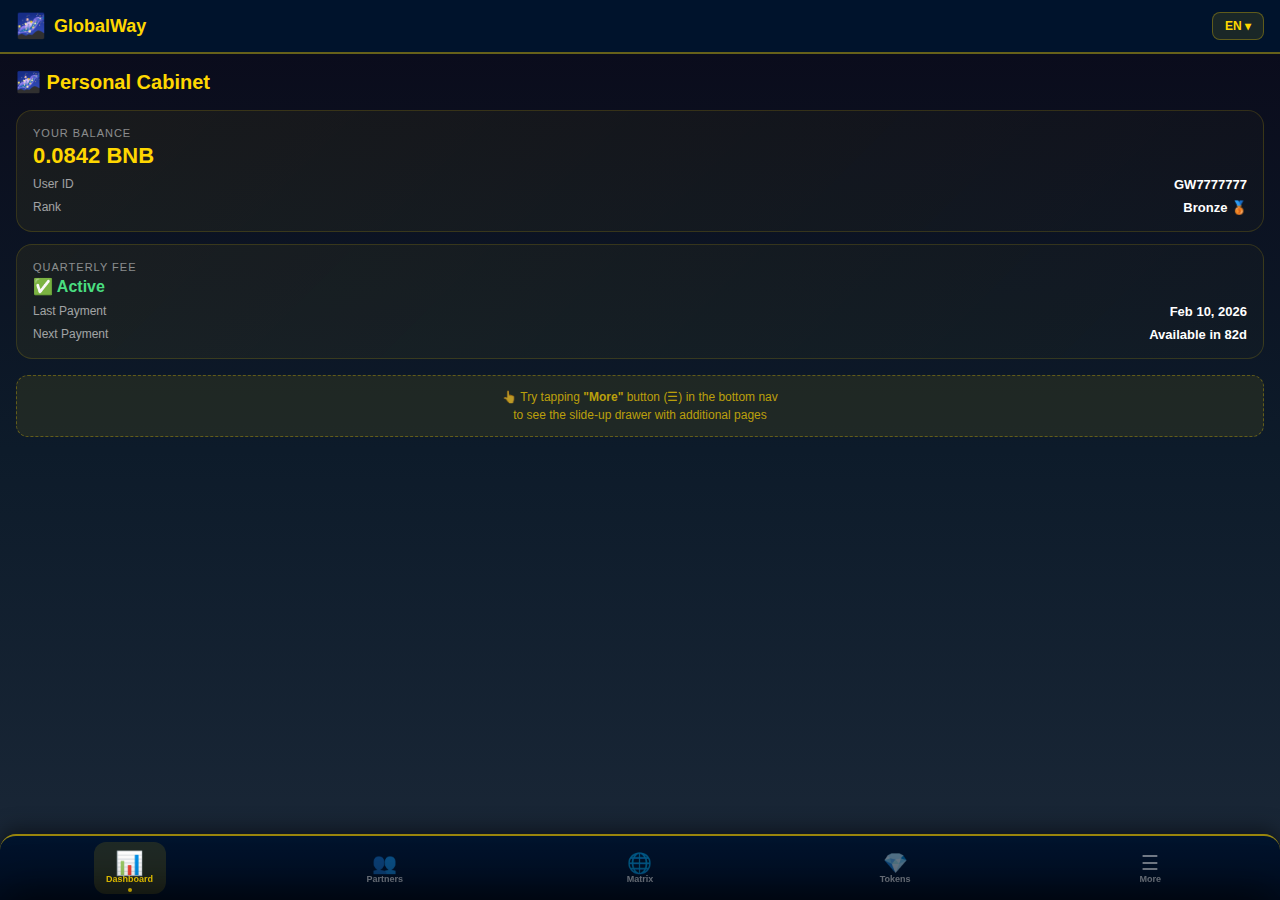
<file: mobile-nav-preview.html>
<!DOCTYPE html>
<html lang="en">
<head>
<meta charset="UTF-8">
<meta name="viewport" content="width=device-width, initial-scale=1.0, maximum-scale=1.0, user-scalable=no">
<title>GlobalWay — Mobile Nav Preview</title>
<style>
  * { margin:0; padding:0; box-sizing:border-box; }
  body { 
    background: linear-gradient(180deg, #0a0a1a 0%, #0d1b2a 50%, #1b2838 100%);
    color: #e0e0e0;
    font-family: -apple-system, BlinkMacSystemFont, 'Segoe UI', sans-serif;
    min-height: 100vh;
    overflow-x: hidden;
  }

  /* Header */
  .header {
    display: flex;
    align-items: center;
    justify-content: space-between;
    padding: 12px 16px;
    background: rgba(0,20,45,0.95);
    border-bottom: 2px solid rgba(255,215,0,0.4);
    position: sticky;
    top: 0;
    z-index: 100;
  }
  .logo { color: #ffd700; font-weight: 800; font-size: 18px; display:flex; align-items:center; gap:8px; }
  .logo-icon { font-size: 24px; }
  .lang-switch {
    background: rgba(255,215,0,0.1);
    border: 1px solid rgba(255,215,0,0.3);
    color: #ffd700;
    padding: 6px 12px;
    border-radius: 8px;
    font-size: 12px;
    font-weight: 600;
  }

  /* Content */
  .content {
    padding: 16px;
    padding-bottom: 90px;
  }
  .page-title {
    color: #ffd700;
    font-size: 20px;
    margin-bottom: 16px;
    display: flex;
    align-items: center;
    gap: 8px;
  }
  .card {
    background: linear-gradient(135deg, rgba(255,215,0,0.06), rgba(255,215,0,0.02));
    border: 1px solid rgba(255,215,0,0.15);
    border-radius: 16px;
    padding: 16px;
    margin-bottom: 12px;
  }
  .card-label { color: rgba(255,255,255,0.5); font-size: 11px; text-transform: uppercase; letter-spacing: 1px; margin-bottom: 4px; }
  .card-value { color: #ffd700; font-size: 22px; font-weight: 700; }
  .card-row { display: flex; justify-content: space-between; margin-top: 8px; }
  .card-row span { color: rgba(255,255,255,0.6); font-size: 12px; }
  .card-row strong { color: #fff; font-size: 13px; }

  .active-page-label {
    text-align: center;
    padding: 40px 20px;
    color: rgba(255,255,255,0.3);
    font-size: 14px;
  }
  .active-page-label .icon { font-size: 48px; display: block; margin-bottom: 8px; }

  /* ═══════════════════════════════════════
     BOTTOM NAV
     ═══════════════════════════════════════ */
  .main-nav {
    position: fixed;
    bottom: 0;
    left: 0;
    right: 0;
    display: flex;
    justify-content: space-around;
    align-items: center;
    gap: 4px;
    padding: 6px 4px;
    padding-bottom: calc(6px + env(safe-area-inset-bottom, 8px));
    min-height: 64px;
    background: linear-gradient(180deg, rgba(0,20,45,0.98), rgba(0,12,30,0.99));
    border-top: 2px solid rgba(255,215,0,0.6);
    border-radius: 16px 16px 0 0;
    z-index: 9990;
    backdrop-filter: blur(25px);
    box-shadow: 0 -4px 20px rgba(0,0,0,0.5);
  }

  .nav-btn {
    display: flex;
    flex-direction: column;
    align-items: center;
    justify-content: center;
    flex: 1 1 0;
    min-width: 0;
    max-width: 72px;
    min-height: 52px;
    padding: 4px 2px;
    border: none;
    border-radius: 12px;
    background: transparent;
    color: rgba(255,255,255,0.45);
    cursor: pointer;
    transition: all 0.2s ease;
    -webkit-tap-highlight-color: transparent;
    position: relative;
  }

  .nav-icon {
    font-style: normal;
    font-size: 20px;
    line-height: 1;
    margin-bottom: 2px;
    transition: transform 0.2s ease;
  }

  .nav-btn span:last-child {
    font-size: 9px;
    font-weight: 600;
    line-height: 1;
    white-space: nowrap;
  }

  .nav-btn.active {
    color: #ffd700;
    background: rgba(255,215,0,0.12);
  }
  .nav-btn.active .nav-icon { transform: scale(1.15); }
  .nav-btn.active::after {
    content: '';
    position: absolute;
    bottom: 2px;
    left: 50%;
    transform: translateX(-50%);
    width: 4px;
    height: 4px;
    border-radius: 50%;
    background: #ffd700;
  }
  .nav-btn:active { transform: scale(0.92); }

  /* More button */
  .nav-more-btn.drawer-open { color: #ffd700; }
  .nav-more-btn.drawer-open .nav-icon { transform: rotate(90deg); }

  /* ═══════════════════════════════════════
     DRAWER OVERLAY
     ═══════════════════════════════════════ */
  .nav-drawer-overlay {
    position: fixed;
    top: 0; left: 0; right: 0; bottom: 0;
    background: rgba(0,0,0,0.6);
    backdrop-filter: blur(4px);
    z-index: 9991;
    opacity: 0;
    visibility: hidden;
    transition: opacity 0.3s ease, visibility 0.3s ease;
  }
  .nav-drawer-overlay.active { opacity: 1; visibility: visible; }

  /* ═══════════════════════════════════════
     SLIDE-UP DRAWER
     ═══════════════════════════════════════ */
  .nav-drawer {
    position: fixed;
    bottom: 0; left: 0; right: 0;
    z-index: 9992;
    background: linear-gradient(180deg, #0a1e3d 0%, #06142b 100%);
    border-top: 2px solid rgba(255,215,0,0.5);
    border-radius: 20px 20px 0 0;
    padding: 12px 16px;
    padding-bottom: calc(80px + env(safe-area-inset-bottom, 8px));
    transform: translateY(100%);
    transition: transform 0.35s cubic-bezier(0.32,0.72,0,1);
    box-shadow: 0 -8px 40px rgba(0,0,0,0.6);
  }
  .nav-drawer.active { transform: translateY(0); }

  .nav-drawer-handle {
    width: 36px;
    height: 4px;
    background: rgba(255,215,0,0.4);
    border-radius: 2px;
    margin: 0 auto 16px;
  }

  .nav-drawer-grid {
    display: grid;
    grid-template-columns: 1fr 1fr;
    gap: 10px;
  }

  .nav-drawer-item {
    display: flex;
    align-items: center;
    gap: 12px;
    padding: 14px 16px;
    background: linear-gradient(135deg, rgba(255,215,0,0.08), rgba(255,215,0,0.03));
    border: 1px solid rgba(255,215,0,0.15);
    border-radius: 14px;
    color: rgba(255,255,255,0.85);
    font-size: 13px;
    font-weight: 600;
    cursor: pointer;
    transition: all 0.2s ease;
    -webkit-tap-highlight-color: transparent;
  }
  .nav-drawer-item:active {
    transform: scale(0.96);
    background: rgba(255,215,0,0.15);
  }
  .nav-drawer-item.active {
    background: linear-gradient(135deg, rgba(255,215,0,0.2), rgba(255,215,0,0.1));
    border-color: rgba(255,215,0,0.4);
    color: #ffd700;
  }
  .nav-drawer-item-icon { font-size: 22px; flex-shrink: 0; }

  /* Hint label */
  .hint {
    background: rgba(255,215,0,0.08);
    border: 1px dashed rgba(255,215,0,0.3);
    border-radius: 12px;
    padding: 12px 16px;
    color: rgba(255,215,0,0.7);
    font-size: 12px;
    text-align: center;
    margin: 16px 0;
    line-height: 1.5;
  }
</style>
</head>
<body>

  <div class="header">
    <div class="logo"><span class="logo-icon">🌌</span> GlobalWay</div>
    <div class="lang-switch">EN ▾</div>
  </div>

  <div class="content">
    <div id="page-dashboard" class="page">
      <h2 class="page-title">🌌 Personal Cabinet</h2>
      <div class="card">
        <div class="card-label">Your Balance</div>
        <div class="card-value">0.0842 BNB</div>
        <div class="card-row"><span>User ID</span> <strong>GW7777777</strong></div>
        <div class="card-row"><span>Rank</span> <strong>Bronze 🥉</strong></div>
      </div>
      <div class="card">
        <div class="card-label">Quarterly Fee</div>
        <div class="card-value" style="font-size:16px; color: #4ade80;">✅ Active</div>
        <div class="card-row"><span>Last Payment</span> <strong>Feb 10, 2026</strong></div>
        <div class="card-row"><span>Next Payment</span> <strong>Available in 82d</strong></div>
      </div>
      <div class="hint">
        👆 Try tapping <strong>"More"</strong> button (☰) in the bottom nav<br>
        to see the slide-up drawer with additional pages
      </div>
    </div>
    
    <div id="page-other" class="page" style="display:none;">
      <div class="active-page-label">
        <span class="icon" id="activeIcon">🚀</span>
        <span id="activeLabel">Page</span>
      </div>
    </div>
  </div>

  <!-- Bottom Nav -->
  <nav class="main-nav">
    <button class="nav-btn active" data-page="dashboard" onclick="showPage('dashboard',this)">
      <i class="nav-icon">📊</i>
      <span>Dashboard</span>
    </button>
    <button class="nav-btn" data-page="partners" onclick="showPage('partners',this)">
      <i class="nav-icon">👥</i>
      <span>Partners</span>
    </button>
    <button class="nav-btn" data-page="matrix" onclick="showPage('matrix',this)">
      <i class="nav-icon">🌐</i>
      <span>Matrix</span>
    </button>
    <button class="nav-btn" data-page="tokens" onclick="showPage('tokens',this)">
      <i class="nav-icon">💎</i>
      <span>Tokens</span>
    </button>
    <button class="nav-btn nav-more-btn" id="navMoreBtn" onclick="toggleDrawer()">
      <i class="nav-icon">☰</i>
      <span>More</span>
    </button>
  </nav>

  <!-- Drawer -->
  <div class="nav-drawer-overlay" id="overlay" onclick="closeDrawer()"></div>
  <div class="nav-drawer" id="drawer">
    <div class="nav-drawer-handle"></div>
    <div class="nav-drawer-grid">
      <div class="nav-drawer-item" onclick="selectDrawer('projects','🚀','Projects')">
        <span class="nav-drawer-item-icon">🚀</span>
        <span>Projects</span>
      </div>
      <div class="nav-drawer-item" onclick="selectDrawer('referrals','🔗','Links')">
        <span class="nav-drawer-item-icon">🔗</span>
        <span>Links</span>
      </div>
      <div class="nav-drawer-item" onclick="selectDrawer('safevault','🛡️','SafeVault')">
        <span class="nav-drawer-item-icon">🛡️</span>
        <span>SafeVault</span>
      </div>
      <div class="nav-drawer-item" onclick="selectDrawer('exchange','💱','Exchange')">
        <span class="nav-drawer-item-icon">💱</span>
        <span>Exchange</span>
      </div>
      <div class="nav-drawer-item" onclick="selectDrawer('admin','⚙️','Admin')">
        <span class="nav-drawer-item-icon">⚙️</span>
        <span>Admin</span>
      </div>
    </div>
  </div>

<script>
  const drawer = document.getElementById('drawer');
  const overlay = document.getElementById('overlay');
  const moreBtn = document.getElementById('navMoreBtn');

  function toggleDrawer() {
    const isOpen = drawer.classList.contains('active');
    if (isOpen) closeDrawer();
    else openDrawer();
  }

  function openDrawer() {
    drawer.classList.add('active');
    overlay.classList.add('active');
    moreBtn.classList.add('drawer-open');
  }

  function closeDrawer() {
    drawer.classList.remove('active');
    overlay.classList.remove('active');
    moreBtn.classList.remove('drawer-open');
  }

  function showPage(name, btn) {
    document.querySelectorAll('.nav-btn').forEach(b => b.classList.remove('active'));
    if (btn) btn.classList.add('active');
    moreBtn.classList.remove('active');
    
    document.querySelectorAll('.nav-drawer-item').forEach(i => i.classList.remove('active'));
    
    if (name === 'dashboard') {
      document.getElementById('page-dashboard').style.display = '';
      document.getElementById('page-other').style.display = 'none';
    } else {
      document.getElementById('page-dashboard').style.display = 'none';
      document.getElementById('page-other').style.display = '';
      const icons = {partners:'👥',matrix:'🌐',tokens:'💎',projects:'🚀',referrals:'🔗',safevault:'🛡️',exchange:'💱',admin:'⚙️'};
      document.getElementById('activeIcon').textContent = icons[name] || '📄';
      document.getElementById('activeLabel').textContent = name.charAt(0).toUpperCase() + name.slice(1) + ' Page';
    }
    closeDrawer();
  }

  function selectDrawer(name, icon, label) {
    document.querySelectorAll('.nav-btn').forEach(b => b.classList.remove('active'));
    moreBtn.classList.add('active');
    
    document.querySelectorAll('.nav-drawer-item').forEach(i => {
      i.classList.toggle('active', i.textContent.trim().includes(label));
    });
    
    document.getElementById('page-dashboard').style.display = 'none';
    document.getElementById('page-other').style.display = '';
    document.getElementById('activeIcon').textContent = icon;
    document.getElementById('activeLabel').textContent = label + ' Page';
    closeDrawer();
  }
</script>

</body>
</html>
</file>
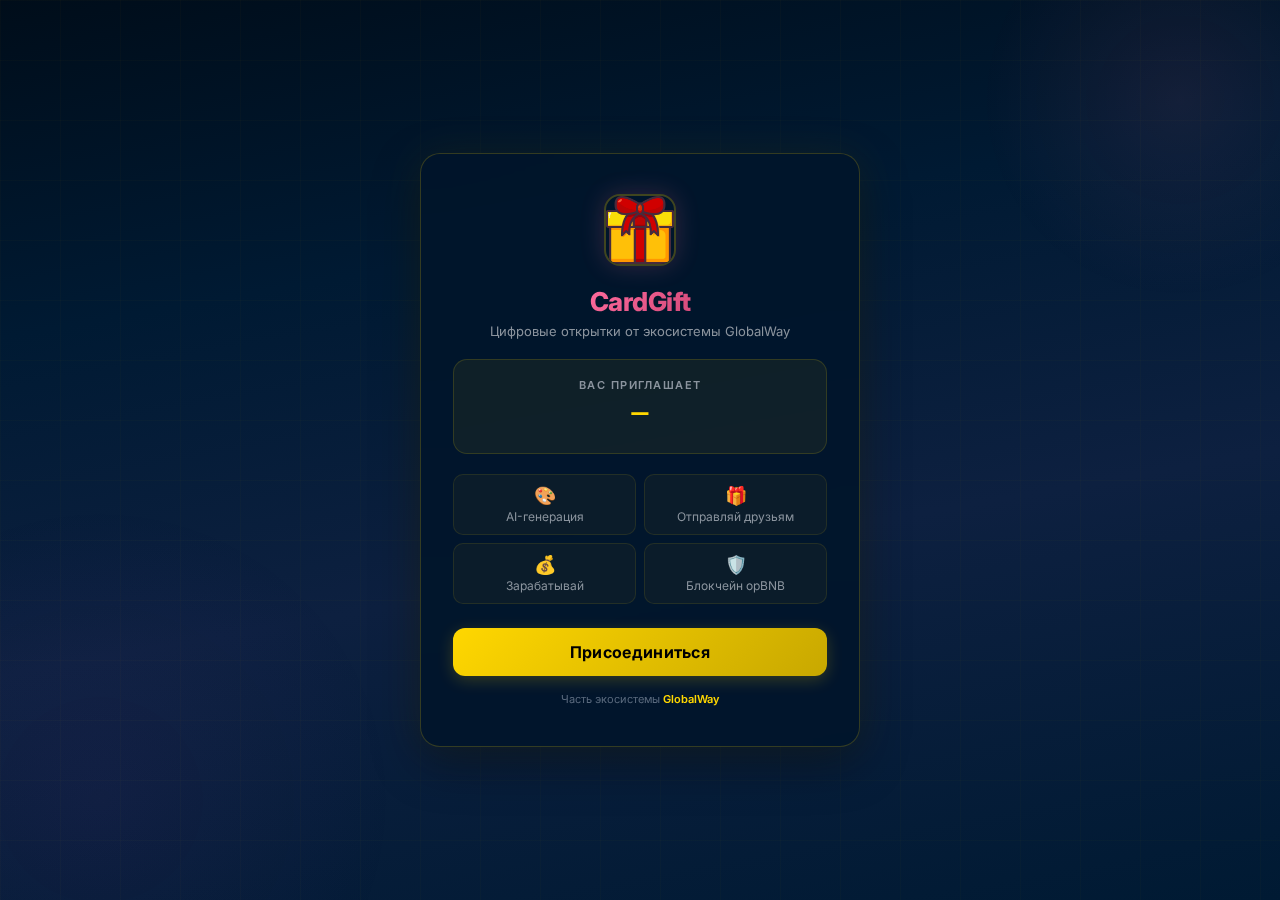
<file: ref/cg.html>
<!DOCTYPE html>
<html lang="ru">
<head>
  <meta charset="UTF-8">
  <meta name="viewport" content="width=device-width, initial-scale=1.0">
  
  <!-- OG Preview Tags - CardGift -->
  <meta property="og:type" content="website">
  <meta property="og:site_name" content="CardGift by GlobalWay">
  <meta property="og:title" content="CardGift — Создавай и дари цифровые открытки!">
  <meta property="og:description" content="Уникальные цифровые открытки с AI-генерацией. Создавай, отправляй, зарабатывай! Присоединяйся по приглашению.">
  <meta property="og:image" content="https://gway.club/assets/og/cg-preview.png">
  <meta property="og:image:width" content="1200">
  <meta property="og:image:height" content="630">
  <meta property="og:url" content="https://gway.club/ref/cg.html">
  
  <!-- Twitter Card -->
  <meta name="twitter:card" content="summary_large_image">
  <meta name="twitter:title" content="CardGift — Цифровые открытки нового поколения">
  <meta name="twitter:description" content="AI-генерация открыток. Создавай, отправляй, зарабатывай!">
  <meta name="twitter:image" content="https://gway.club/assets/og/cg-preview.png">
  
  <title>CardGift — Приглашение</title>
  <link rel="icon" href="../assets/icons/favicon.ico">
  <link rel="stylesheet" href="../css/ref-landing.css">
</head>
<body data-dir="cg">
  <div class="bg-particles"></div>
  
  <div class="loading">Загрузка...</div>
  
  <div class="card">
    <img class="logo" src="../assets/icons/CardGift.png" alt="CardGift" onerror="this.style.display='none'">
    
    <h1><span class="dir-accent">CardGift</span></h1>
    <p class="subtitle">Цифровые открытки от экосистемы GlobalWay</p>
    
    <div class="invite-info">
      <div class="invite-label">Вас приглашает</div>
      <div class="invite-id" id="sponsorId">—</div>
      <div class="invite-name" id="sponsorName"></div>
    </div>

    <div class="features">
      <div class="feature">
        <span class="feature-icon">🎨</span>
        <span class="feature-text">AI-генерация</span>
      </div>
      <div class="feature">
        <span class="feature-icon">🎁</span>
        <span class="feature-text">Отправляй друзьям</span>
      </div>
      <div class="feature">
        <span class="feature-icon">💰</span>
        <span class="feature-text">Зарабатывай</span>
      </div>
      <div class="feature">
        <span class="feature-icon">🛡️</span>
        <span class="feature-text">Блокчейн opBNB</span>
      </div>
    </div>

    <a id="ctaBtn" class="cta-btn" href="../index.html">
      Присоединиться
    </a>

    <p class="powered">Часть экосистемы <span>GlobalWay</span></p>
  </div>

  <script>
    (function() {
      const params = new URLSearchParams(window.location.search);
      const ref = params.get('ref') || params.get('id') || params.get('r');
      const name = params.get('name') || params.get('n');
      const baseUrl = window.location.origin;
      
      if (ref) {
        document.getElementById('sponsorId').textContent = 'ID: ' + ref;
        const ogTitle = document.querySelector('meta[property="og:title"]');
        if (ogTitle) ogTitle.content = 'CardGift — Приглашение от ID ' + ref;
      }
      
      if (name) {
        document.getElementById('sponsorName').textContent = name;
        const ogDesc = document.querySelector('meta[property="og:description"]');
        if (ogDesc) ogDesc.content = name + ' приглашает вас в CardGift! Создавай цифровые открытки.';
      }
      
      const ogImages = document.querySelectorAll('meta[property="og:image"], meta[name="twitter:image"]');
      ogImages.forEach(img => {
        if (!img.content || img.content === '') {
          img.content = baseUrl + '/assets/og/cg-preview.png';
        }
      });
      
      const ctaBtn = document.getElementById('ctaBtn');
      if (ref) {
        ctaBtn.href = '../index.html?ref=' + ref;
      }
    })();
  </script>
</body>
</html>
</file>
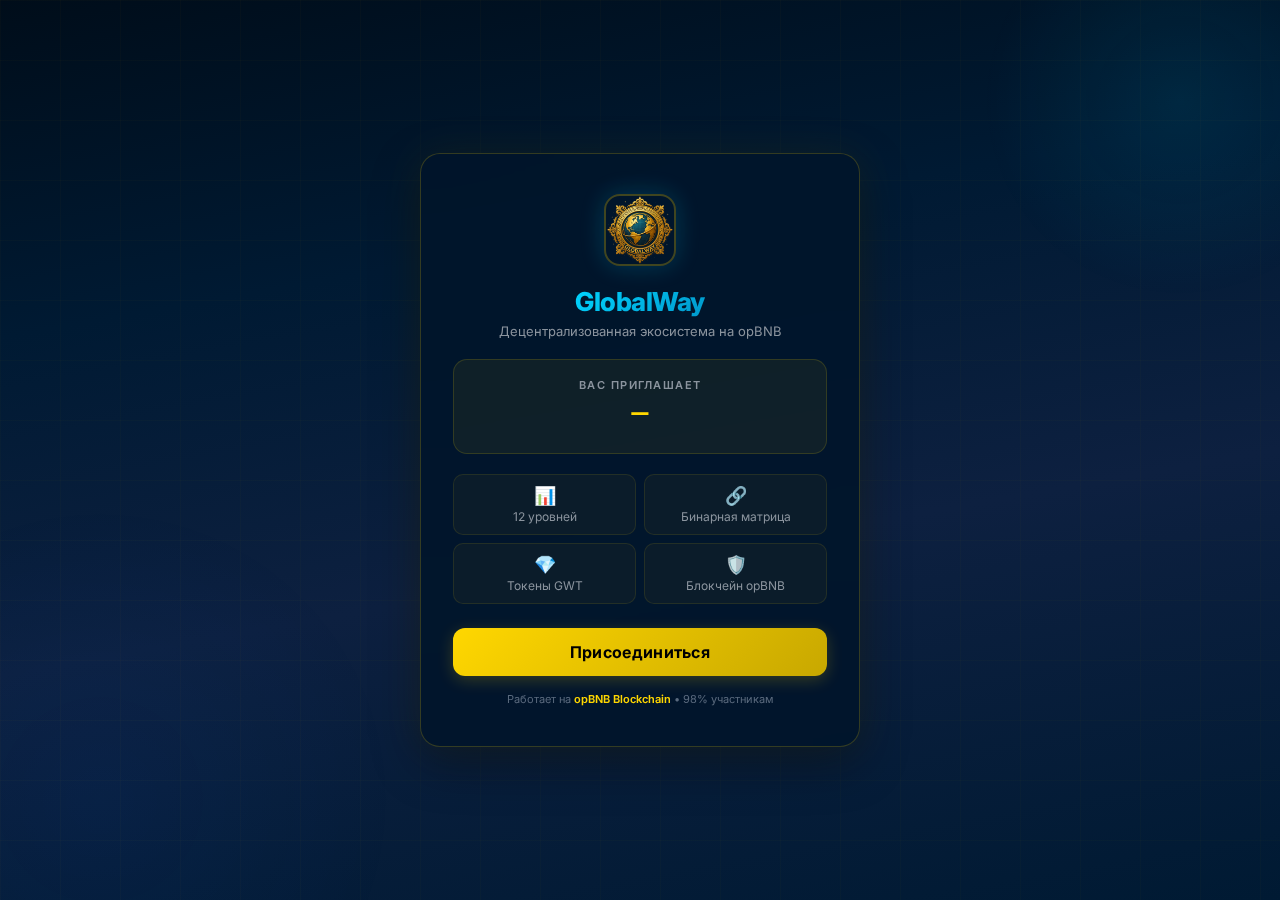
<file: ref/gw.html>
<!DOCTYPE html>
<html lang="ru">
<head>
  <meta charset="UTF-8">
  <meta name="viewport" content="width=device-width, initial-scale=1.0">
  
  <!-- OG Preview Tags - GlobalWay -->
  <meta property="og:type" content="website">
  <meta property="og:site_name" content="GlobalWay Ecosystem">
  <meta property="og:title" content="GlobalWay — Присоединяйся к децентрализованной экосистеме!">
  <meta property="og:description" content="Построй свой бизнес в Web3 вместе с GlobalWay. 12 уровней, бинарная матрица, токены GWT. Регистрируйся по приглашению!">
  <meta property="og:image" content="https://gway.club/assets/og/gw-preview.png">
  <meta property="og:image:width" content="1200">
  <meta property="og:image:height" content="630">
  <meta property="og:url" content="https://gway.club/ref/gw.html">
  
  <!-- Twitter Card -->
  <meta name="twitter:card" content="summary_large_image">
  <meta name="twitter:title" content="GlobalWay — Децентрализованная экосистема на opBNB">
  <meta name="twitter:description" content="Построй свой бизнес в Web3. 12 уровней, матрица, токены GWT.">
  <meta name="twitter:image" content="https://gway.club/assets/og/gw-preview.png">
  
  <!-- Telegram Preview -->
  <meta name="telegram:channel" content="@globalway_official">
  
  <title>GlobalWay — Приглашение</title>
  <link rel="icon" href="../assets/icons/favicon.ico">
  <link rel="stylesheet" href="../css/ref-landing.css">
</head>
<body data-dir="gw">
  <div class="bg-particles"></div>
  
  <div class="loading">Загрузка...</div>
  
  <div class="card">
    <img class="logo" src="../assets/icons/logo.png" alt="GlobalWay" onerror="this.style.display='none'">
    
    <h1><span class="dir-accent">GlobalWay</span></h1>
    <p class="subtitle">Децентрализованная экосистема на opBNB</p>
    
    <div class="invite-info">
      <div class="invite-label">Вас приглашает</div>
      <div class="invite-id" id="sponsorId">—</div>
      <div class="invite-name" id="sponsorName"></div>
    </div>

    <div class="features">
      <div class="feature">
        <span class="feature-icon">📊</span>
        <span class="feature-text">12 уровней</span>
      </div>
      <div class="feature">
        <span class="feature-icon">🔗</span>
        <span class="feature-text">Бинарная матрица</span>
      </div>
      <div class="feature">
        <span class="feature-icon">💎</span>
        <span class="feature-text">Токены GWT</span>
      </div>
      <div class="feature">
        <span class="feature-icon">🛡️</span>
        <span class="feature-text">Блокчейн opBNB</span>
      </div>
    </div>

    <a id="ctaBtn" class="cta-btn" href="../index.html">
      Присоединиться
    </a>

    <p class="powered">Работает на <span>opBNB Blockchain</span> • 98% участникам</p>
  </div>

  <script>
    (function() {
      const params = new URLSearchParams(window.location.search);
      const ref = params.get('ref') || params.get('id') || params.get('r');
      const name = params.get('name') || params.get('n');
      const baseUrl = window.location.origin;
      
      if (ref) {
        document.getElementById('sponsorId').textContent = 'ID: ' + ref;
        const ogTitle = document.querySelector('meta[property="og:title"]');
        if (ogTitle) ogTitle.content = 'GlobalWay — Приглашение от ID ' + ref;
        const ogUrl = document.querySelector('meta[property="og:url"]');
        if (ogUrl) ogUrl.content = baseUrl + '/ref/gw.html?ref=' + ref;
      }
      
      if (name) {
        document.getElementById('sponsorName').textContent = name;
        const ogDesc = document.querySelector('meta[property="og:description"]');
        if (ogDesc) ogDesc.content = name + ' приглашает вас в GlobalWay! Построй свой бизнес в Web3.';
      }
      
      // Абсолютные пути для OG images
      const ogImages = document.querySelectorAll('meta[property="og:image"], meta[name="twitter:image"]');
      ogImages.forEach(img => {
        if (!img.content || img.content === '') {
          img.content = baseUrl + '/assets/og/gw-preview.png';
        }
      });
      
      const ctaBtn = document.getElementById('ctaBtn');
      if (ref) {
        ctaBtn.href = '../index.html?ref=' + ref;
      }
    })();
  </script>
</body>
</html>
</file>
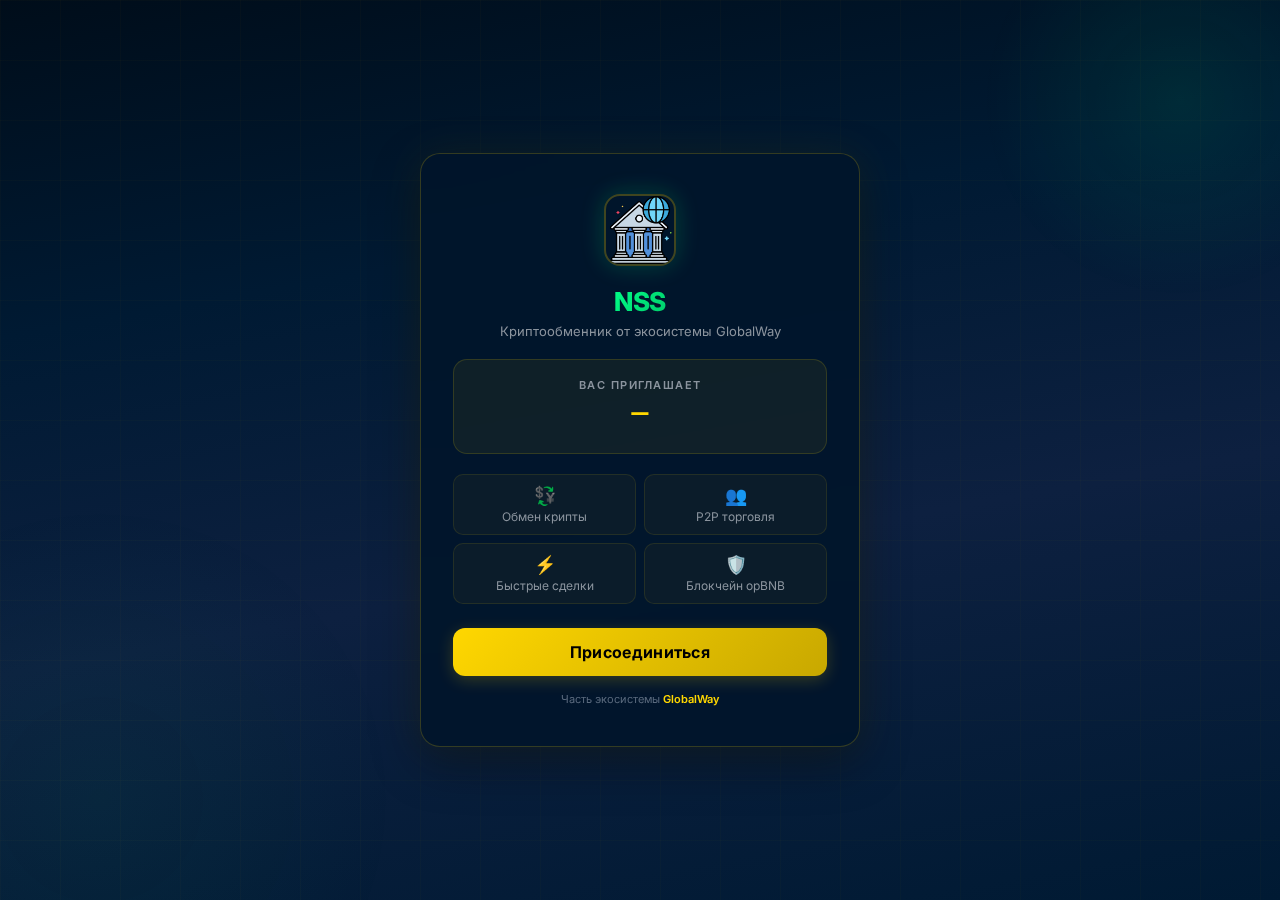
<file: ref/nss.html>
<!DOCTYPE html>
<html lang="ru">
<head>
  <meta charset="UTF-8">
  <meta name="viewport" content="width=device-width, initial-scale=1.0">
  
  <!-- OG Preview Tags - NSS -->
  <meta property="og:type" content="website">
  <meta property="og:site_name" content="NSS by GlobalWay">
  <meta property="og:title" content="NSS — Децентрализованный обменник и P2P платформа">
  <meta property="og:description" content="Меняй, продавай, покупай крипту. Децентрализованный обменник с P2P торговлей. Присоединяйся!">
  <meta property="og:image" content="https://gway.club/assets/og/nss-preview.png">
  <meta property="og:image:width" content="1200">
  <meta property="og:image:height" content="630">
  <meta property="og:url" content="https://gway.club/ref/nss.html">
  
  <!-- Twitter Card -->
  <meta name="twitter:card" content="summary_large_image">
  <meta name="twitter:title" content="NSS — Обменник и P2P от GlobalWay">
  <meta name="twitter:description" content="Децентрализованный обмен крипты. P2P торговля без посредников.">
  <meta name="twitter:image" content="https://gway.club/assets/og/nss-preview.png">
  
  <title>NSS — Приглашение</title>
  <link rel="icon" href="../assets/icons/favicon.ico">
  <link rel="stylesheet" href="../css/ref-landing.css">
</head>
<body data-dir="nss">
  <div class="bg-particles"></div>
  
  <div class="loading">Загрузка...</div>
  
  <div class="card">
    <img class="logo" src="../assets/icons/GlobalBank.png" alt="NSS" onerror="this.style.display='none'">
    
    <h1><span class="dir-accent">NSS</span></h1>
    <p class="subtitle">Криптообменник от экосистемы GlobalWay</p>
    
    <div class="invite-info">
      <div class="invite-label">Вас приглашает</div>
      <div class="invite-id" id="sponsorId">—</div>
      <div class="invite-name" id="sponsorName"></div>
    </div>

    <div class="features">
      <div class="feature">
        <span class="feature-icon">💱</span>
        <span class="feature-text">Обмен крипты</span>
      </div>
      <div class="feature">
        <span class="feature-icon">👥</span>
        <span class="feature-text">P2P торговля</span>
      </div>
      <div class="feature">
        <span class="feature-icon">⚡</span>
        <span class="feature-text">Быстрые сделки</span>
      </div>
      <div class="feature">
        <span class="feature-icon">🛡️</span>
        <span class="feature-text">Блокчейн opBNB</span>
      </div>
    </div>

    <a id="ctaBtn" class="cta-btn" href="../index.html">
      Присоединиться
    </a>

    <p class="powered">Часть экосистемы <span>GlobalWay</span></p>
  </div>

  <script>
    (function() {
      const params = new URLSearchParams(window.location.search);
      const ref = params.get('ref') || params.get('id') || params.get('r');
      const name = params.get('name') || params.get('n');
      const baseUrl = window.location.origin;
      
      if (ref) {
        document.getElementById('sponsorId').textContent = 'ID: ' + ref;
        const ogTitle = document.querySelector('meta[property="og:title"]');
        if (ogTitle) ogTitle.content = 'NSS — Приглашение от ID ' + ref;
      }
      
      if (name) {
        document.getElementById('sponsorName').textContent = name;
        const ogDesc = document.querySelector('meta[property="og:description"]');
        if (ogDesc) ogDesc.content = name + ' приглашает вас в NSS! Обменник и P2P от GlobalWay.';
      }
      
      const ogImages = document.querySelectorAll('meta[property="og:image"], meta[name="twitter:image"]');
      ogImages.forEach(img => {
        if (!img.content || img.content === '') {
          img.content = baseUrl + '/assets/og/nss-preview.png';
        }
      });
      
      const ctaBtn = document.getElementById('ctaBtn');
      if (ref) {
        ctaBtn.href = '../index.html?ref=' + ref;
      }
    })();
  </script>
</body>
</html>
</file>
<file: css/ref-landing.css>
/* ═══════════════════════════════════════════════════════════════
   GlobalWay — Unified Ref Landing Pages
   Единая стилистика для gw.html, cg.html, nss.html
   Cosmic Gold Theme с акцентами направлений
   ═══════════════════════════════════════════════════════════════ */

@import url('https://fonts.googleapis.com/css2?family=Inter:wght@400;500;600;700;800&display=swap');

/* Direction-specific accents set via data-dir on <body> */
:root {
  --ref-accent: #ffd700;
  --ref-accent-dim: #c8a800;
  --ref-glow: rgba(255, 215, 0, 0.2);
  --ref-glow-strong: rgba(255, 215, 0, 0.35);
  --ref-bg-gradient: linear-gradient(170deg, #000d1a 0%, #001a33 30%, #0d2040 60%, #001a33 100%);
  --ref-particle1: rgba(255, 215, 0, 0.08);
  --ref-particle2: rgba(255, 215, 0, 0.05);
}

body[data-dir="gw"] {
  --ref-accent: #00d4ff;
  --ref-accent-dim: #0099cc;
  --ref-glow: rgba(0, 212, 255, 0.2);
  --ref-glow-strong: rgba(0, 212, 255, 0.35);
  --ref-particle1: rgba(0, 212, 255, 0.08);
  --ref-particle2: rgba(0, 100, 255, 0.05);
}

body[data-dir="cg"] {
  --ref-accent: #ff6b9d;
  --ref-accent-dim: #d44a7a;
  --ref-glow: rgba(255, 107, 157, 0.2);
  --ref-glow-strong: rgba(255, 107, 157, 0.35);
  --ref-particle1: rgba(255, 107, 157, 0.08);
  --ref-particle2: rgba(180, 60, 200, 0.05);
}

body[data-dir="nss"] {
  --ref-accent: #00ff88;
  --ref-accent-dim: #00cc6a;
  --ref-glow: rgba(0, 255, 136, 0.2);
  --ref-glow-strong: rgba(0, 255, 136, 0.35);
  --ref-particle1: rgba(0, 255, 136, 0.08);
  --ref-particle2: rgba(0, 200, 100, 0.05);
}

/* ═══ BASE ═══ */
* { margin: 0; padding: 0; box-sizing: border-box; }

body {
  font-family: 'Inter', -apple-system, BlinkMacSystemFont, sans-serif;
  background: var(--ref-bg-gradient);
  min-height: 100vh;
  min-height: 100dvh;
  display: flex;
  flex-direction: column;
  align-items: center;
  justify-content: center;
  color: #e0e8f0;
  overflow: hidden;
  position: relative;
}

/* ═══ ANIMATED BACKGROUND ═══ */
.bg-particles {
  position: fixed;
  inset: 0;
  pointer-events: none;
  overflow: hidden;
}
.bg-particles::before,
.bg-particles::after {
  content: '';
  position: absolute;
  border-radius: 50%;
  animation: float 10s infinite ease-in-out;
}
.bg-particles::before {
  width: 400px; height: 400px;
  background: radial-gradient(circle, var(--ref-particle1) 0%, transparent 70%);
  top: -100px; right: -100px;
}
.bg-particles::after {
  width: 600px; height: 600px;
  background: radial-gradient(circle, var(--ref-particle2) 0%, transparent 70%);
  bottom: -200px; left: -200px;
  animation-delay: -5s;
}
@keyframes float {
  0%, 100% { transform: translateY(0) scale(1); }
  50% { transform: translateY(-25px) scale(1.03); }
}

/* ═══ Subtle gold gridlines in background ═══ */
body::before {
  content: '';
  position: fixed;
  inset: 0;
  background-image:
    linear-gradient(rgba(255, 215, 0, 0.02) 1px, transparent 1px),
    linear-gradient(90deg, rgba(255, 215, 0, 0.02) 1px, transparent 1px);
  background-size: 60px 60px;
  pointer-events: none;
  z-index: 0;
}

/* ═══ CARD ═══ */
.card {
  background: rgba(0, 20, 42, 0.88);
  backdrop-filter: blur(24px);
  border: 1px solid rgba(255, 215, 0, 0.2);
  border-radius: 20px;
  padding: 40px 32px;
  max-width: 440px;
  width: 90%;
  text-align: center;
  position: relative;
  z-index: 1;
  box-shadow:
    0 0 40px rgba(255, 215, 0, 0.06),
    0 16px 48px rgba(0, 0, 0, 0.4);
  animation: cardIn 0.7s cubic-bezier(0.16, 1, 0.3, 1);
}
@keyframes cardIn {
  from { opacity: 0; transform: translateY(30px) scale(0.96); }
  to { opacity: 1; transform: translateY(0) scale(1); }
}

/* ═══ LOGO ═══ */
.logo {
  width: 72px; height: 72px;
  margin: 0 auto 16px;
  border-radius: 16px;
  border: 2px solid rgba(255, 215, 0, 0.25);
  box-shadow: 0 0 24px var(--ref-glow);
  animation: glow 4s infinite ease-in-out;
}
@keyframes glow {
  0%, 100% { box-shadow: 0 0 24px var(--ref-glow); }
  50% { box-shadow: 0 0 40px var(--ref-glow-strong); }
}

/* ═══ TITLE ═══ */
h1 {
  font-size: 26px;
  font-weight: 800;
  margin-bottom: 6px;
  color: #ffd700;
  letter-spacing: -0.5px;
}
/* Subtle direction accent on title */
h1 .dir-accent {
  background: linear-gradient(135deg, var(--ref-accent), var(--ref-accent-dim));
  -webkit-background-clip: text;
  -webkit-text-fill-color: transparent;
}

.subtitle {
  font-size: 13px;
  color: #8b949e;
  margin-bottom: 20px;
}

/* ═══ INVITE INFO ═══ */
.invite-info {
  background: rgba(255, 215, 0, 0.06);
  border: 1px solid rgba(255, 215, 0, 0.15);
  border-radius: 14px;
  padding: 18px;
  margin-bottom: 20px;
}
.invite-label {
  font-size: 11px;
  color: #8b949e;
  text-transform: uppercase;
  letter-spacing: 1.5px;
  font-weight: 600;
}
.invite-id {
  font-size: 28px;
  font-weight: 700;
  color: #ffd700;
  margin: 6px 0;
  font-family: 'Courier New', monospace;
}
.invite-name {
  font-size: 14px;
  color: var(--ref-accent);
  font-weight: 500;
}

/* ═══ FEATURES ═══ */
.features {
  display: grid;
  grid-template-columns: 1fr 1fr;
  gap: 8px;
  margin-bottom: 24px;
}
.feature {
  background: rgba(255, 215, 0, 0.04);
  border: 1px solid rgba(255, 215, 0, 0.1);
  border-radius: 10px;
  padding: 10px 8px;
  font-size: 12px;
}
.feature-icon {
  font-size: 18px;
  margin-bottom: 3px;
  display: block;
}
.feature-text { color: #8b949e; }

/* ═══ CTA BUTTON ═══ */
.cta-btn {
  display: block;
  width: 100%;
  padding: 14px;
  background: linear-gradient(135deg, #ffd700, #c8a800);
  color: #000;
  border: none;
  border-radius: 12px;
  font-size: 16px;
  font-weight: 700;
  cursor: pointer;
  text-decoration: none;
  transition: all 0.3s ease;
  box-shadow: 0 4px 16px rgba(255, 215, 0, 0.2);
  letter-spacing: 0.3px;
}
.cta-btn:hover {
  transform: translateY(-2px);
  box-shadow: 0 6px 24px rgba(255, 215, 0, 0.35);
}

/* ═══ POWERED BY ═══ */
.powered {
  margin-top: 16px;
  font-size: 11px;
  color: #5a6a7e;
}
.powered span { color: #ffd700; font-weight: 600; }

/* ═══ LOADING ═══ */
.loading { display: none; }
body.loading .card { display: none; }
body.loading .loading {
  display: flex;
  align-items: center;
  justify-content: center;
  min-height: 200px;
  font-size: 16px;
  color: #8b949e;
}

/* ═══ RESPONSIVE ═══ */
@media (max-width: 400px) {
  .card { padding: 28px 20px; }
  h1 { font-size: 22px; }
  .invite-id { font-size: 24px; }
  .cta-btn { font-size: 15px; padding: 13px; }
}
</file>
